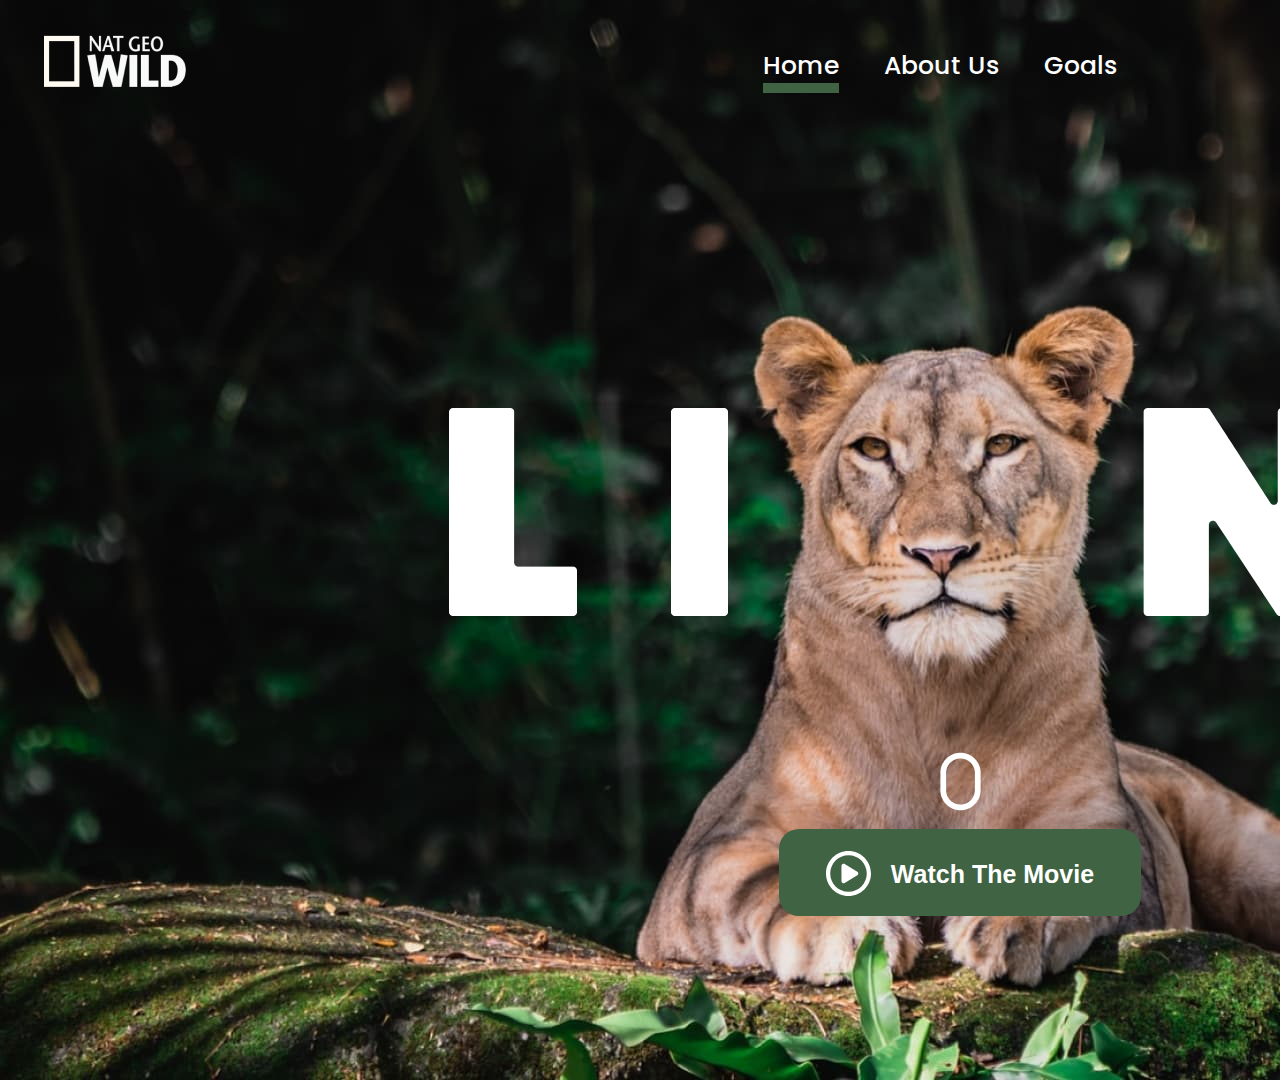
<file: index.html>
<!DOCTYPE html>
<html lang="en">
<head>
    <meta charset="UTF-8">
    <meta http-equiv="X-UA-Compatible" content="IE=edge">
    <meta name="viewport" content="width=device-width, initial-scale=1.0">
    <link rel="stylesheet" href="./style/style.css">
    <link rel="preconnect" href="https://fonts.googleapis.com">
    <link rel="preconnect" href="https://fonts.gstatic.com" crossorigin>
    <link href="https://fonts.googleapis.com/css2?family=Poppins:wght@400;500;700&display=swap" rel="stylesheet">
    <title>Nat geo wild: Lion</title>
</head>
<body>
    <header class="header">
        <a class="logo" href="https://htmlacademy.ru/">
            <img src="./img/image 1.png" width="146" height="60" alt="Nat geo wild">
        </a>
        <nav class="navigation">
            <ul class="navigation__list">
                <li class="navigation__item">
                    <a class="navigation__link navigation__link--current" href="index.html">Home</a>
                </li>
                <li class="navigation__item">
                    <a class="navigation__link" href="index.html">About Us</a>
                </li>
                <li class="navigation__item">
                    <a class="navigation__link" href="goals.html">Goals</a>
                </li>
            </ul>
        </nav>
            <ul class="controls">
                <li class="controls__item">
                    <button class="controls__button" type="button">
                        <span class="visually-hidden">Search</span>
                        <svg width="31" height="31" xmlns="http://www.w3.org/2000/svg" aria-hidden="true"><path d="M30.526 26.441 24.683 20.6a1.405 1.405 0 0 0-.996-.41h-.955a12.129 12.129 0 0 0 2.578-7.5C25.31 5.954 19.855.5 13.122.5 6.389.5.934 5.955.934 12.688c0 6.733 5.455 12.189 12.188 12.189 2.83 0 5.432-.961 7.5-2.578v.955c0 .375.147.732.41.996l5.843 5.842a1.4 1.4 0 0 0 1.986 0l1.659-1.658c.55-.551.55-1.442.006-1.993ZM13.122 20.19a7.496 7.496 0 0 1-7.5-7.5c0-4.143 3.351-7.501 7.5-7.501 4.143 0 7.5 3.352 7.5 7.5 0 4.143-3.351 7.5-7.5 7.5Z"/></svg>
                    </button>
                </li>
                <li>
                    <button class="controls__button" type="button">
                        <span class="visually-hidden">Login</span>
                        <svg width="25" height="24" xmlns="http://www.w3.org/2000/svg" aria-hidden="true"><path d="M12.434.333a5.833 5.833 0 1 1 0 11.667 5.833 5.833 0 0 1 0-11.667Zm0 14.584c6.446 0 11.666 2.61 11.666 5.833v2.917H.767V20.75c0-3.223 5.22-5.833 11.667-5.833Z"/></svg>
                    </button>
                </li>
                <li>
                    <button class="controls__button" type="button">
                        <span class="visually-hidden">Open menu</span>
                        <svg width="25" height="22" xmlns="http://www.w3.org/2000/svg" aria-hidden="true"><path fill-rule="evenodd" clip-rule="evenodd" d="M.184 2.25A1.75 1.75 0 0 1 1.934.5h21a1.75 1.75 0 0 1 0 3.5h-21a1.75 1.75 0 0 1-1.75-1.75Zm0 8.75a1.75 1.75 0 0 1 1.75-1.75h21a1.75 1.75 0 0 1 0 3.5h-21A1.75 1.75 0 0 1 .184 11Zm0 8.75A1.75 1.75 0 0 1 1.934 18h10.5a1.75 1.75 0 0 1 0 3.5h-10.5a1.75 1.75 0 0 1-1.75-1.75Z"/></svg>
                    </button>
                </li>
            </ul>
    </header>
    <section class="promo">
        <img class="promo__image" src="./img/backgroundimg.jpg" width="1920" height="1080" alt="Львица лежит и смотрит в даль">

        <img class="promo__text-lion" src="./img/L__N.png" width="894" height="208" alt="Текст lion с пропущенными i и о">
        <img class="promo__text-lion-i" src="./img/I.png" width="57" height="208" alt="Буква i">

        <div class="promo__controls">
            <div class="promo__scroll"></div>
            <button class="button" type="button">
            <svg width="45" height="45" fill="none" xmlns="http://www.w3.org/2000/svg" aria-hidden="true"><path d="M16.55 12.929c.659-.378 1.476-.44 2.127.035l12.656 7.734a2.12 2.12 0 0 1 1.01 1.802 2.12 2.12 0 0 1-1.01 1.802l-12.656 7.734a2.095 2.095 0 0 1-2.127.035 2.096 2.096 0 0 1-1.081-1.837V14.686c0-.685.413-1.388 1.08-1.757ZM45 22.5C45 34.928 34.928 45 22.5 45S0 34.928 0 22.5 10.072 0 22.5 0 45 10.072 45 22.5ZM22.5 4.219C12.401 4.219 4.219 12.4 4.219 22.5c0 10.099 8.182 18.281 18.281 18.281 10.099 0 18.281-8.182 18.281-18.281 0-10.099-8.182-18.281-18.281-18.281Z"/></svg>
            Watch The Movie
            </button>
        </div>

        <div class="promo__text">
            <h2>Why killed animals</h2>
            <p>Lorem ipsum dolor sit amet, consectetur adipiscing elit. Quam feugiat aliquam amet, enim etiam mattis ac tortor.
            Diam nunc, conguer</p>
        </div>
        
    </section>
    
</body>
</html>
</file>
<file: style/style.css>
*,
*::before,
*::after {
  box-sizing: border-box;
}

body {
    
    font-family: 'Poppins', sans-serif;
    font-size: 20px;
    line-height: 30px;
    color: #ffffff;
    background-color: #3f6142;
    padding: 0;
    margin: 0 auto;
    width: 1920px;
    height: 1080px;
}

img {
    max-width: 100%;
    height: auto;
}

.visually-hidden {
    position: absolute;
    width: 1px;
    height: 1px;
    margin: -1px;
    border: 0;
    padding: 0;
    white-space: nowrap;
    clip-path: inset(100%);
    clip: rect(0 0 0 0);
    overflow: hidden;
}

/* HEADER */
.header {
    position: absolute;
    top: 32px;
    left: 44px;
    right: 44px;
    z-index: 1;
    width: 1820px;
    display: flex;
    justify-content: space-between;
    align-items: center;
}

.navigation__list {
    margin: 0;
    padding: 0;
    display: flex;
    gap: 0 45px;
    list-style-type: none;
}

.navigation__link {
    color: #ffffff;
    text-decoration: none;
    font-size: 25px;
    font-weight: 500;
    transition: color 0.15s ease-in;
}

.navigation__link:hover,
.navigation__link:focus {
    color: #406343;
}

.navigation__link--current {
    position: relative;
}

.navigation__link--current::before {
    content: "";
    width: 100%;
    height: 10px;
    background-color: #406343;
    position: absolute;
    bottom: -10px;
}

/* CONTROLS */
.controls {
    display: flex;
    gap: 0 35px;
}

.controls {
    margin: 0;
    padding: 0;
    list-style-type: none;
}

.controls__button {
    background-color: transparent;
    border: none;
    width: 35px;
    height: 35px;
    display: flex;
    justify-content: center;
    align-items: center;
    padding: 0;
    cursor: pointer;
}

.controls__button svg {
    fill: #ffffff;
    transition: fill 0.15s ease-in;
}

.controls__button:hover svg,
.controls__button:focus svg {
    fill: #406343;
}

/* PROMO */
.promo {
    width: 100%;
    height: 100%;
    position: relative;
}

.promo__image {
    width: 100%;
    display: block;
}

.promo__text-lion {
    position: absolute;
    top: 408px;
    left: 449px;
    transition: transform 0.3s ease-in;
}

.promo__text-lion-i {
    position: absolute;
    top: 408px;
    left: 671px;
    transition: transform 0.3s ease-in;
}

.promo__text-lion:hover, 
.promo__text-lion-i:hover {
    transform: scale(0.95);
}

.promo__text {
    position: absolute;
    top: 670px;
    right: 147px;
    width: 429px;
}

.promo__text h2 {
    text-transform: uppercase;
    margin-top: 0;
    margin-bottom: 18px;
}

.promo__text p {
    color: rgba(179, 179, 179, 0.8);
    margin-top: 0;
}

.promo__controls {
    display: flex;
    flex-direction: column;
    gap: 13px 0;
    width: 380px;
    align-items: center;
    position: absolute;
    bottom: 164px;
    left: 50%;
    margin-left: -190px;
}

.promo__scroll {
    width: 69px;
    height: 69px;
    background-image: url("/img/buttonvid1.png");
    background-repeat: no-repeat;
    background-position: center center;
    z-index: 1;
}


/* BUTTON */
.button {
    font-size: 25px;
    line-height: 38px;
    font-weight: 700;
    border: none;
    color: inherit;
    display: flex;
    align-items: center;
    gap: 0 20px;
    padding: 22px 47px 20px;
    background-color: #406343;
    box-shadow: -25px 0 50px rgba(0, 0, 0, 0.1), 25px -25px 50px rgba(0, 0, 0, 0.1);
    border-radius: 20px;
    cursor: pointer;
}

.button svg {
    fill: #ffffff;
}
</file>
